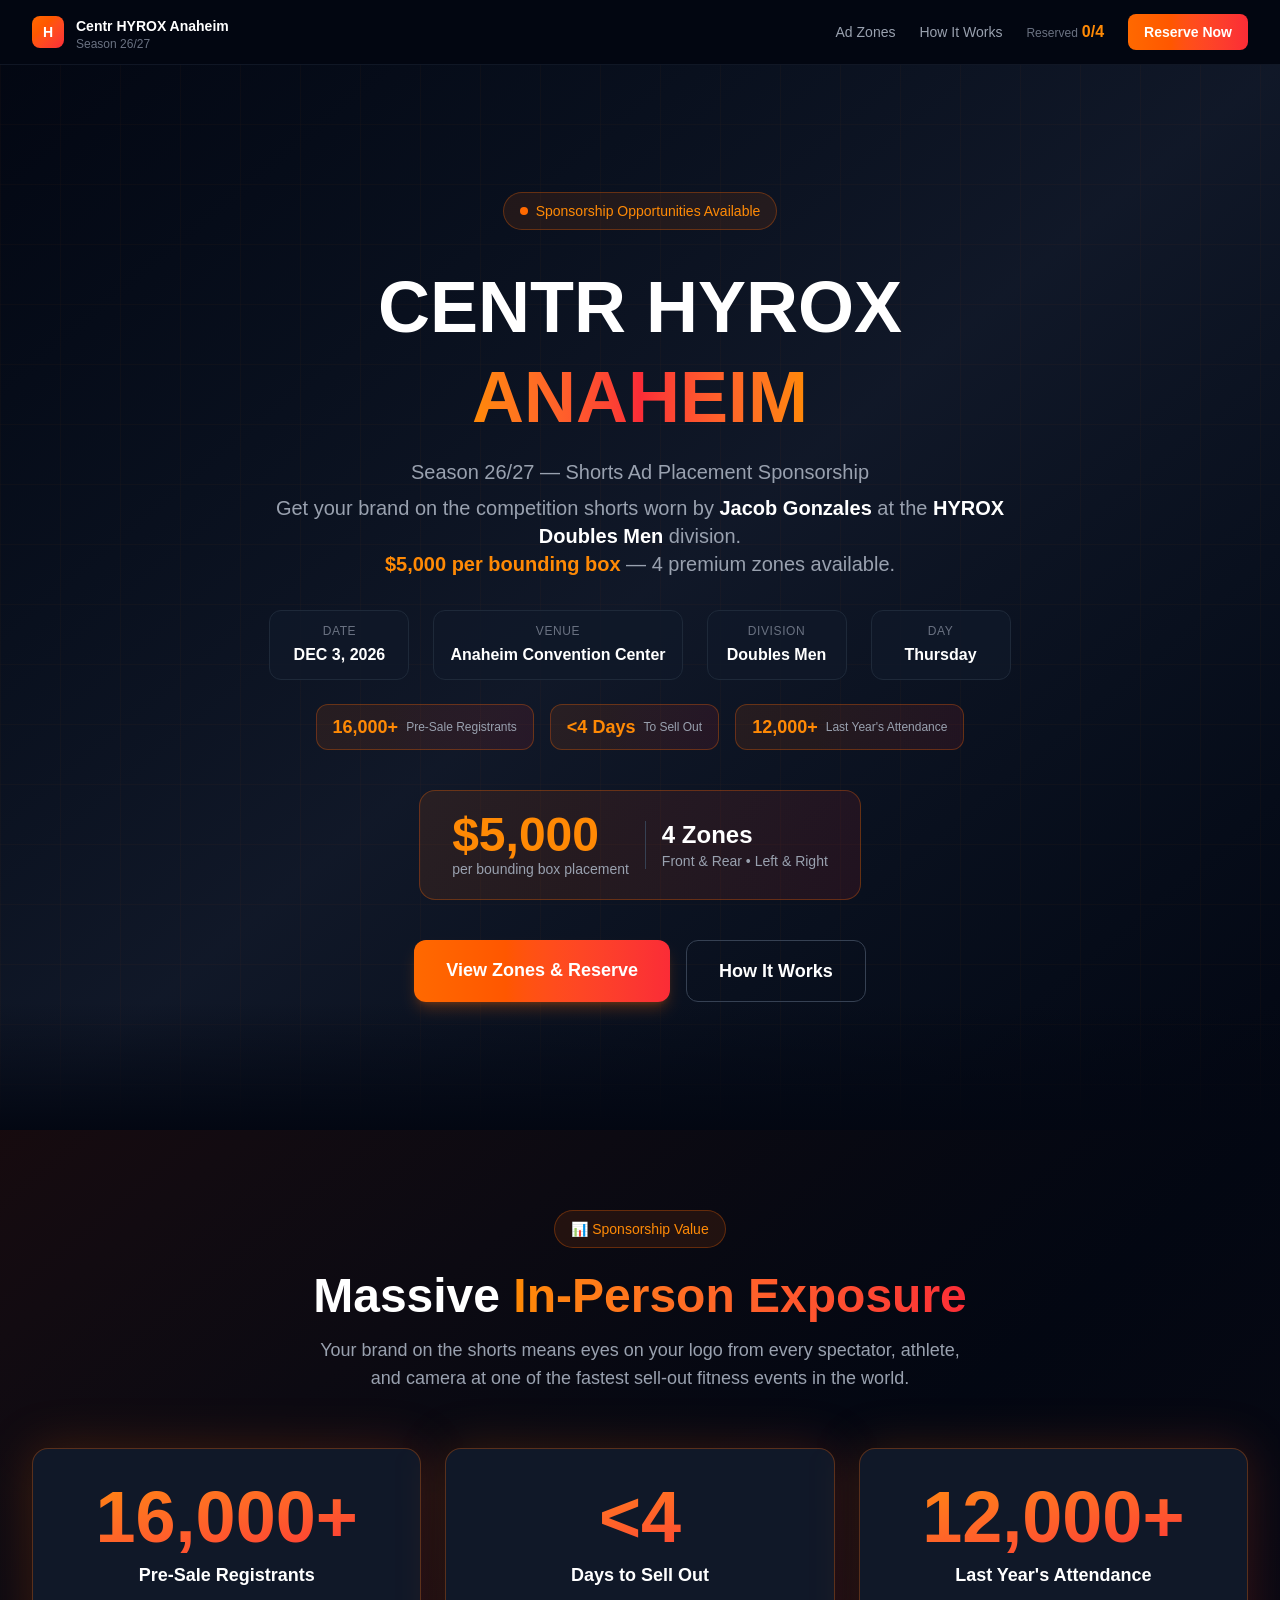
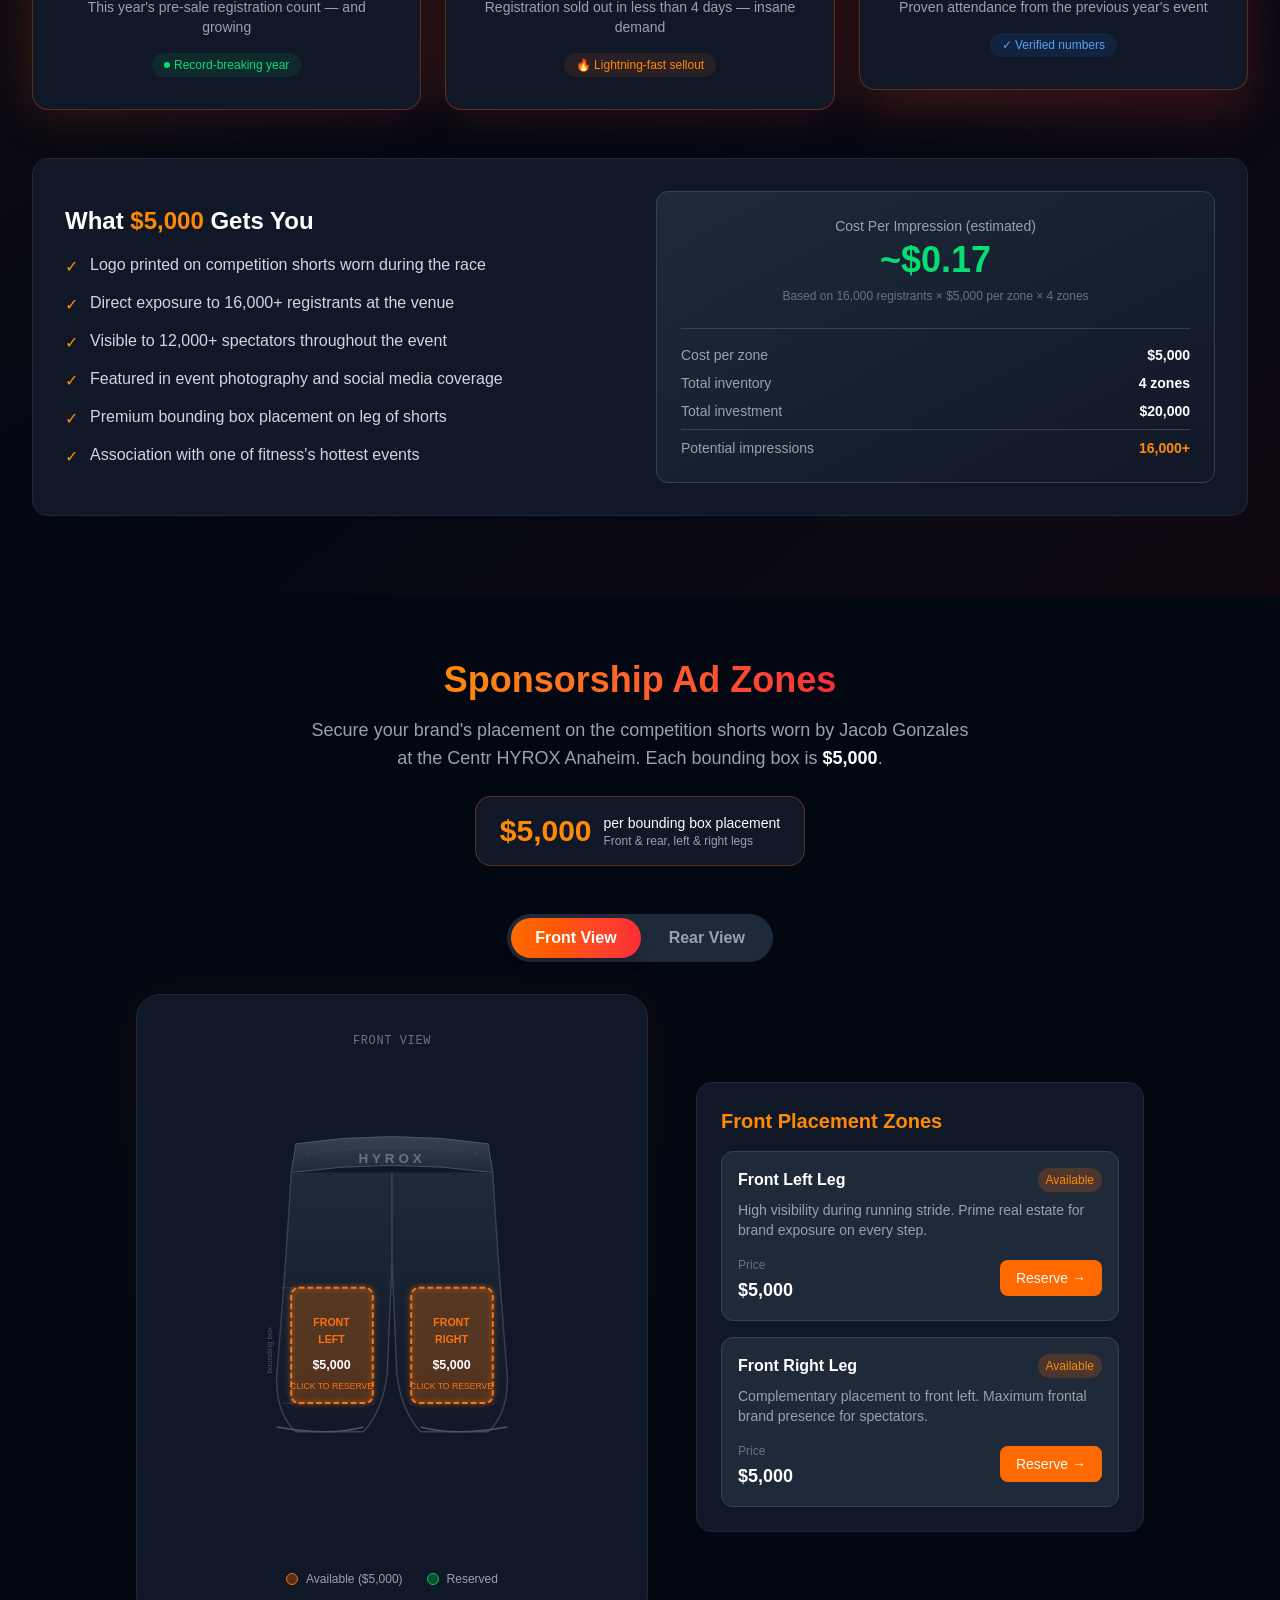
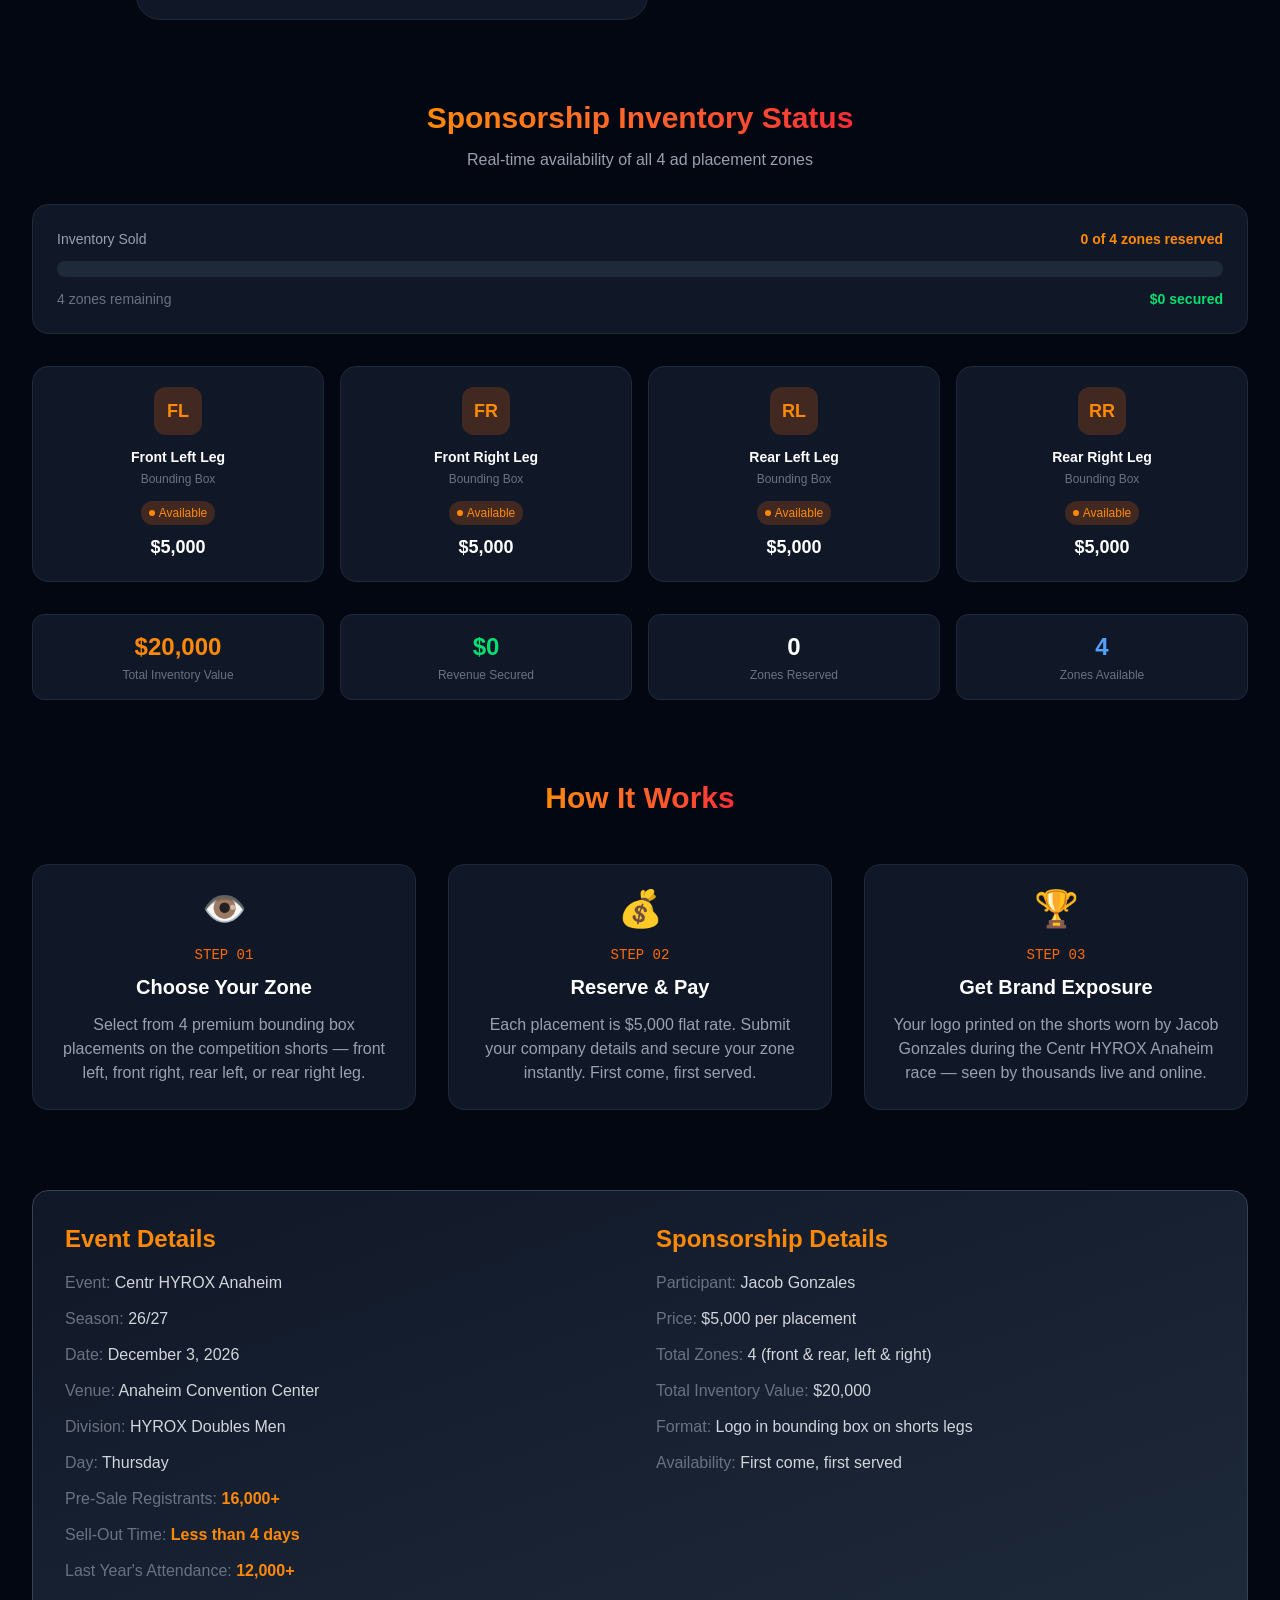
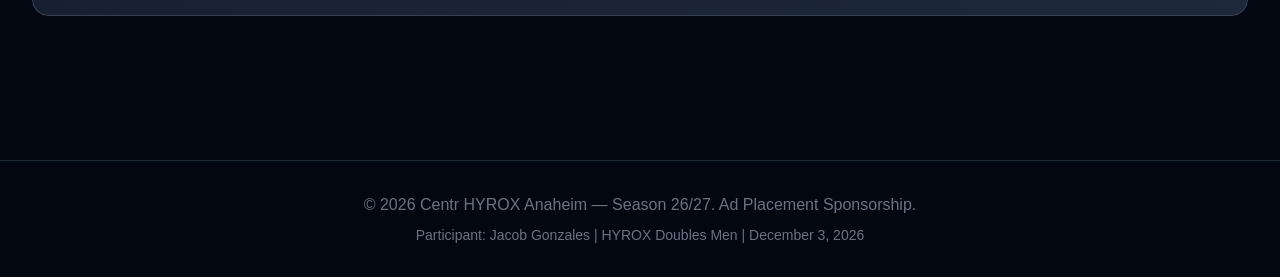
<file: docs/index.html>
<!doctype html>
<html lang="en">
  <head>
    <meta charset="UTF-8" />
    <meta name="viewport" content="width=device-width, initial-scale=1.0" />
    <title>Centr HYROX Anaheim | Shorts Ad Placement Sponsorship</title>
    <link rel="icon" href="data:image/svg+xml,<svg xmlns='http://www.w3.org/2000/svg' viewBox='0 0 100 100'><rect width='100' height='100' rx='20' fill='%23f97316'/><text x='50' y='70' font-size='60' font-weight='900' text-anchor='middle' fill='white'>H</text></svg>" />
    <link
      rel="stylesheet"
      href="https://cdnjs.cloudflare.com/ajax/libs/font-awesome/6.4.0/css/all.min.css"
    />
    <style>
      /* 内联样式确保主题色立即生效，避免闪烁 */
      html,
      body {
        margin: 0;
        padding: 0;
        width: 100%;
        height: 100%;
      }
      html.light,
      html.light body {
        background-color: #ffffff !important;
        color: #000000;
      }
      html.dark,
      html.dark body {
        background-color: #1a1a1a !important;
        color: #ffffff;
      }
    </style>
    <script>
      // 在 React 加载前立即设置主题，避免闪烁
      (function () {
        const isInIframe = window.self !== window.top;

        function applyThemeToDOM(theme) {
          document.documentElement.classList.remove("light", "dark");
          document.documentElement.classList.add(theme);
          document.documentElement.setAttribute("data-theme", theme);
        }

        if (isInIframe) {
          // 监听父窗口主动推送的主题消息
          window.addEventListener("message", function (event) {
            if (event.data && typeof event.data.theme === "string") {
              const theme = event.data.theme;
              if (theme === "light" || theme === "dark") {
                applyThemeToDOM(theme);
              }
            }
          });
        } else {
          // 非 iframe 环境，使用默认 light 主题
          applyThemeToDOM("light");
        }
      })();
    </script>
      <script>
      (function () {
        if (window.self === window.top) return;
        var reported = {};
        window.addEventListener("error", function (event) {
          // 资源加载失败的 error 事件没有 message，此处仅上报 JS 运行时错误
          if (!event || !event.message) return;
          var key =
            event.message + "|" + (event.filename || "") + "|" + (event.lineno || 0);
          if (reported[key]) return; // 相同错误只上报一次，避免渲染循环刷屏
          reported[key] = true;
          try {
            window.parent.postMessage(
              {
                type: "sandbox-runtime-error",
                payload: {
                  message: String(event.message).slice(0, 500),
                  filename: event.filename || "",
                  lineno: event.lineno || 0,
                  colno: event.colno || 0,
                  stack:
                    event.error && event.error.stack
                      ? String(event.error.stack).slice(0, 2000)
                      : ""
                }
              },
              "*"
            );
          } catch (e) {
            /* 上报失败不影响页面运行 */
          }
        });
      })();
    </script>
    <script type="module" crossorigin src="./assets/index-BUpsiL4p.js"></script>
    <link rel="stylesheet" crossorigin href="./assets/index-BbxDeq6n.css">
  </head>
  <body>
    <div id="root"></div>
  </body>
</html>
</file>
<file: docs/assets/index-BbxDeq6n.css>
/*! tailwindcss v4.3.3 | MIT License | https://tailwindcss.com */@layer properties{@supports (((-webkit-hyphens:none)) and (not (margin-trim:inline))) or ((-moz-orient:inline) and (not (color:rgb(from red r g b)))){*,:before,:after,::backdrop{--tw-translate-x:0;--tw-translate-y:0;--tw-translate-z:0;--tw-rotate-x:initial;--tw-rotate-y:initial;--tw-rotate-z:initial;--tw-skew-x:initial;--tw-skew-y:initial;--tw-space-y-reverse:0;--tw-border-style:solid;--tw-gradient-position:initial;--tw-gradient-from:#0000;--tw-gradient-via:#0000;--tw-gradient-to:#0000;--tw-gradient-stops:initial;--tw-gradient-via-stops:initial;--tw-gradient-from-position:0%;--tw-gradient-via-position:50%;--tw-gradient-to-position:100%;--tw-leading:initial;--tw-font-weight:initial;--tw-tracking:initial;--tw-shadow:0 0 #0000;--tw-shadow-color:initial;--tw-shadow-alpha:100%;--tw-inset-shadow:0 0 #0000;--tw-inset-shadow-color:initial;--tw-inset-shadow-alpha:100%;--tw-ring-color:initial;--tw-ring-shadow:0 0 #0000;--tw-inset-ring-color:initial;--tw-inset-ring-shadow:0 0 #0000;--tw-ring-inset:initial;--tw-ring-offset-width:0px;--tw-ring-offset-color:#fff;--tw-ring-offset-shadow:0 0 #0000;--tw-blur:initial;--tw-brightness:initial;--tw-contrast:initial;--tw-grayscale:initial;--tw-hue-rotate:initial;--tw-invert:initial;--tw-opacity:initial;--tw-saturate:initial;--tw-sepia:initial;--tw-drop-shadow:initial;--tw-drop-shadow-color:initial;--tw-drop-shadow-alpha:100%;--tw-drop-shadow-size:initial;--tw-backdrop-blur:initial;--tw-backdrop-brightness:initial;--tw-backdrop-contrast:initial;--tw-backdrop-grayscale:initial;--tw-backdrop-hue-rotate:initial;--tw-backdrop-invert:initial;--tw-backdrop-opacity:initial;--tw-backdrop-saturate:initial;--tw-backdrop-sepia:initial;--tw-duration:initial}}}@layer theme{:root,:host{--font-sans:-apple-system, BlinkMacSystemFont, "Segoe UI", Roboto, "Helvetica Neue", "Noto Sans", Arial, sans-serif, "Apple Color Emoji", "Segoe UI Emoji", "Segoe UI Symbol", "Noto Color Emoji";--font-mono:ui-monospace, SFMono-Regular, Menlo, Monaco, Consolas, "Liberation Mono", "Courier New", monospace;--color-red-400:oklch(70.4% .191 22.216);--color-red-500:oklch(63.7% .237 25.331);--color-red-600:oklch(57.7% .245 27.325);--color-red-950:oklch(25.8% .092 26.042);--color-orange-400:oklch(75% .183 55.934);--color-orange-500:oklch(70.5% .213 47.604);--color-orange-600:oklch(64.6% .222 41.116);--color-orange-900:oklch(40.8% .123 38.172);--color-orange-950:oklch(26.6% .079 36.259);--color-green-400:oklch(79.2% .209 151.711);--color-green-500:oklch(72.3% .219 149.579);--color-blue-400:oklch(70.7% .165 254.624);--color-blue-500:oklch(62.3% .214 259.815);--color-gray-300:oklch(87.2% .01 258.338);--color-gray-400:oklch(70.7% .022 261.325);--color-gray-500:oklch(55.1% .027 264.364);--color-gray-700:oklch(37.3% .034 259.733);--color-gray-800:oklch(27.8% .033 256.848);--color-gray-900:oklch(21% .034 264.665);--color-gray-950:oklch(13% .028 261.692);--color-black:#000;--color-white:#fff;--spacing:.25rem;--container-sm:24rem;--container-md:28rem;--container-lg:32rem;--container-2xl:42rem;--container-3xl:48rem;--container-7xl:80rem;--text-xs:.75rem;--text-xs--line-height:calc(1 / .75);--text-sm:.875rem;--text-sm--line-height:calc(1.25 / .875);--text-lg:1.125rem;--text-lg--line-height:calc(1.75 / 1.125);--text-xl:1.25rem;--text-xl--line-height:calc(1.75 / 1.25);--text-2xl:1.5rem;--text-2xl--line-height:calc(2 / 1.5);--text-3xl:1.875rem;--text-3xl--line-height: 1.2 ;--text-4xl:2.25rem;--text-4xl--line-height:calc(2.5 / 2.25);--text-5xl:3rem;--text-5xl--line-height:1;--text-6xl:3.75rem;--text-6xl--line-height:1;--text-7xl:4.5rem;--text-7xl--line-height:1;--font-weight-medium:500;--font-weight-semibold:600;--font-weight-bold:700;--font-weight-black:900;--tracking-wider:.05em;--leading-tight:1.25;--radius-lg:.5rem;--radius-xl:.75rem;--radius-2xl:1rem;--radius-3xl:1.5rem;--animate-pulse:pulse 2s cubic-bezier(.4, 0, .6, 1) infinite;--animate-bounce:bounce 1s infinite;--blur-sm:8px;--blur-md:12px;--blur-xl:24px;--blur-2xl:40px;--default-transition-duration:.15s;--default-transition-timing-function:cubic-bezier(.4, 0, .2, 1);--default-font-family:var(--font-sans);--default-mono-font-family:var(--font-mono)}}@layer base{*,:after,:before,::backdrop{box-sizing:border-box;border:0 solid;margin:0;padding:0}::file-selector-button{box-sizing:border-box;border:0 solid;margin:0;padding:0}html,:host{-webkit-text-size-adjust:100%;-moz-tab-size:4;tab-size:4;line-height:1.5;font-family:var(--default-font-family,-apple-system, BlinkMacSystemFont, "Segoe UI", Roboto, "Helvetica Neue", "Noto Sans", Arial, sans-serif, "Apple Color Emoji", "Segoe UI Emoji", "Segoe UI Symbol", "Noto Color Emoji");font-feature-settings:var(--default-font-feature-settings,normal);font-variation-settings:var(--default-font-variation-settings,normal);-webkit-tap-highlight-color:transparent}hr{height:0;color:inherit;border-top-width:1px}abbr:where([title]){-webkit-text-decoration:underline dotted;text-decoration:underline dotted}h1,h2,h3,h4,h5,h6{font-size:inherit;font-weight:inherit}a{color:inherit;-webkit-text-decoration:inherit;text-decoration:inherit}b,strong{font-weight:bolder}code,kbd,samp,pre{font-family:var(--default-mono-font-family,ui-monospace, SFMono-Regular, Menlo, Monaco, Consolas, "Liberation Mono", "Courier New", monospace);font-feature-settings:var(--default-mono-font-feature-settings,normal);font-variation-settings:var(--default-mono-font-variation-settings,normal);font-size:1em}small{font-size:80%}sub,sup{vertical-align:baseline;font-size:75%;line-height:0;position:relative}sub{bottom:-.25em}sup{top:-.5em}table{text-indent:0;border-color:inherit;border-collapse:collapse}:-moz-focusring:where(:not(iframe)){outline:auto}progress{vertical-align:baseline}summary{display:list-item}ol,ul,menu{list-style:none}img,svg,video,canvas,audio,iframe,embed,object{vertical-align:middle;display:block}img,video{max-width:100%;height:auto}button,input,select,optgroup,textarea{font:inherit;font-feature-settings:inherit;font-variation-settings:inherit;letter-spacing:inherit;color:inherit;opacity:1;background-color:#0000;border-radius:0}::file-selector-button{font:inherit;font-feature-settings:inherit;font-variation-settings:inherit;letter-spacing:inherit;color:inherit;opacity:1;background-color:#0000;border-radius:0}:where(select:is([multiple],[size])) optgroup{font-weight:bolder}:where(select:is([multiple],[size])) optgroup option{padding-inline-start:20px}::file-selector-button{margin-inline-end:4px}::placeholder{opacity:1}@supports (not ((-webkit-appearance:-apple-pay-button))) or (contain-intrinsic-size:1px){::placeholder{color:currentColor}@supports (color:color-mix(in lab,red,red)){::placeholder{color:color-mix(in oklab,currentcolor 50%,transparent)}}}textarea{resize:vertical}::-webkit-search-decoration{-webkit-appearance:none}::-webkit-date-and-time-value{min-height:1lh;text-align:inherit}::-webkit-datetime-edit{display:inline-flex}::-webkit-datetime-edit-fields-wrapper{padding:0}::-webkit-datetime-edit{padding-block:0}::-webkit-datetime-edit-year-field{padding-block:0}::-webkit-datetime-edit-month-field{padding-block:0}::-webkit-datetime-edit-day-field{padding-block:0}::-webkit-datetime-edit-hour-field{padding-block:0}::-webkit-datetime-edit-minute-field{padding-block:0}::-webkit-datetime-edit-second-field{padding-block:0}::-webkit-datetime-edit-millisecond-field{padding-block:0}::-webkit-datetime-edit-meridiem-field{padding-block:0}::-webkit-calendar-picker-indicator{line-height:1}:-moz-ui-invalid{box-shadow:none}button,input:where([type=button],[type=reset],[type=submit]){-webkit-appearance:button;-moz-appearance:button;appearance:button}::file-selector-button{-webkit-appearance:button;-moz-appearance:button;appearance:button}::-webkit-inner-spin-button{height:auto}::-webkit-outer-spin-button{height:auto}[hidden]:where(:not([hidden=until-found])){display:none!important}}@layer components;@layer utilities{.visible{visibility:visible}.absolute{position:absolute}.fixed{position:fixed}.relative{position:relative}.inset-0{top:0;right:0;bottom:0;left:0}.top-0{top:0}.top-20{top:calc(var(--spacing) * 20)}.right-0{right:0}.bottom-0{bottom:0}.left-0{left:0}.left-1\/2{left:50%}.z-40{z-index:40}.z-50{z-index:50}.mx-auto{margin-inline:auto}.mt-0\.5{margin-top:calc(var(--spacing) * .5)}.mt-1{margin-top:var(--spacing)}.mt-2{margin-top:calc(var(--spacing) * 2)}.mt-3{margin-top:calc(var(--spacing) * 3)}.mt-4{margin-top:calc(var(--spacing) * 4)}.mt-6{margin-top:calc(var(--spacing) * 6)}.mt-8{margin-top:calc(var(--spacing) * 8)}.mt-20{margin-top:calc(var(--spacing) * 20)}.mb-1{margin-bottom:var(--spacing)}.mb-2{margin-bottom:calc(var(--spacing) * 2)}.mb-3{margin-bottom:calc(var(--spacing) * 3)}.mb-4{margin-bottom:calc(var(--spacing) * 4)}.mb-6{margin-bottom:calc(var(--spacing) * 6)}.mb-8{margin-bottom:calc(var(--spacing) * 8)}.mb-10{margin-bottom:calc(var(--spacing) * 10)}.mb-12{margin-bottom:calc(var(--spacing) * 12)}.mb-14{margin-bottom:calc(var(--spacing) * 14)}.ml-1{margin-left:var(--spacing)}.block{display:block}.contents{display:contents}.flex{display:flex}.grid{display:grid}.hidden{display:none}.inline-flex{display:inline-flex}.h-1\.5{height:calc(var(--spacing) * 1.5)}.h-2{height:calc(var(--spacing) * 2)}.h-3{height:calc(var(--spacing) * 3)}.h-4{height:calc(var(--spacing) * 4)}.h-8{height:calc(var(--spacing) * 8)}.h-12{height:calc(var(--spacing) * 12)}.h-16{height:calc(var(--spacing) * 16)}.h-32{height:calc(var(--spacing) * 32)}.h-full{height:100%}.min-h-screen{min-height:100vh}.w-1\.5{width:calc(var(--spacing) * 1.5)}.w-2{width:calc(var(--spacing) * 2)}.w-3{width:calc(var(--spacing) * 3)}.w-8{width:calc(var(--spacing) * 8)}.w-12{width:calc(var(--spacing) * 12)}.w-full{width:100%}.w-px{width:1px}.max-w-2xl{max-width:var(--container-2xl)}.max-w-3xl{max-width:var(--container-3xl)}.max-w-7xl{max-width:var(--container-7xl)}.max-w-lg{max-width:var(--container-lg)}.max-w-md{max-width:var(--container-md)}.max-w-sm{max-width:var(--container-sm)}.min-w-\[140px\]{min-width:140px}.flex-1{flex:1}.flex-shrink-0{flex-shrink:0}.-translate-x-1\/2{--tw-translate-x: -50% ;translate:var(--tw-translate-x) var(--tw-translate-y)}.transform{transform:var(--tw-rotate-x,) var(--tw-rotate-y,) var(--tw-rotate-z,) var(--tw-skew-x,) var(--tw-skew-y,)}.animate-bounce{animation:var(--animate-bounce)}.animate-pulse{animation:var(--animate-pulse)}.cursor-pointer{cursor:pointer}.resize{resize:both}.grid-cols-1{grid-template-columns:repeat(1,minmax(0,1fr))}.grid-cols-2{grid-template-columns:repeat(2,minmax(0,1fr))}.flex-col{flex-direction:column}.flex-wrap{flex-wrap:wrap}.items-center{align-items:center}.items-start{align-items:flex-start}.justify-between{justify-content:space-between}.justify-center{justify-content:center}.gap-1{gap:var(--spacing)}.gap-2{gap:calc(var(--spacing) * 2)}.gap-3{gap:calc(var(--spacing) * 3)}.gap-4{gap:calc(var(--spacing) * 4)}.gap-6{gap:calc(var(--spacing) * 6)}.gap-8{gap:calc(var(--spacing) * 8)}.gap-12{gap:calc(var(--spacing) * 12)}:where(.space-y-2>:not(:last-child)){--tw-space-y-reverse:0;margin-block-start:calc(calc(var(--spacing) * 2) * var(--tw-space-y-reverse));margin-block-end:calc(calc(var(--spacing) * 2) * calc(1 - var(--tw-space-y-reverse)))}:where(.space-y-3>:not(:last-child)){--tw-space-y-reverse:0;margin-block-start:calc(calc(var(--spacing) * 3) * var(--tw-space-y-reverse));margin-block-end:calc(calc(var(--spacing) * 3) * calc(1 - var(--tw-space-y-reverse)))}:where(.space-y-4>:not(:last-child)){--tw-space-y-reverse:0;margin-block-start:calc(calc(var(--spacing) * 4) * var(--tw-space-y-reverse));margin-block-end:calc(calc(var(--spacing) * 4) * calc(1 - var(--tw-space-y-reverse)))}.overflow-hidden{overflow:hidden}.rounded-2xl{border-radius:var(--radius-2xl)}.rounded-3xl{border-radius:var(--radius-3xl)}.rounded-full{border-radius:3.40282e38px}.rounded-lg{border-radius:var(--radius-lg)}.rounded-xl{border-radius:var(--radius-xl)}.border{border-style:var(--tw-border-style);border-width:1px}.border-t{border-top-style:var(--tw-border-style);border-top-width:1px}.border-b{border-bottom-style:var(--tw-border-style);border-bottom-width:1px}.border-gray-700{border-color:var(--color-gray-700)}.border-gray-800{border-color:var(--color-gray-800)}.border-gray-800\/50{border-color:#1e293980}@supports (color:color-mix(in lab,red,red)){.border-gray-800\/50{border-color:color-mix(in oklab,var(--color-gray-800) 50%,transparent)}}.border-green-500{border-color:var(--color-green-500)}.border-green-500\/30{border-color:#00c7584d}@supports (color:color-mix(in lab,red,red)){.border-green-500\/30{border-color:color-mix(in oklab,var(--color-green-500) 30%,transparent)}}.border-orange-500{border-color:var(--color-orange-500)}.border-orange-500\/30{border-color:#fe6e004d}@supports (color:color-mix(in lab,red,red)){.border-orange-500\/30{border-color:color-mix(in oklab,var(--color-orange-500) 30%,transparent)}}.bg-black\/70{background-color:#000000b3}@supports (color:color-mix(in lab,red,red)){.bg-black\/70{background-color:color-mix(in oklab,var(--color-black) 70%,transparent)}}.bg-blue-500\/10{background-color:#3080ff1a}@supports (color:color-mix(in lab,red,red)){.bg-blue-500\/10{background-color:color-mix(in oklab,var(--color-blue-500) 10%,transparent)}}.bg-gray-700{background-color:var(--color-gray-700)}.bg-gray-800{background-color:var(--color-gray-800)}.bg-gray-800\/50{background-color:#1e293980}@supports (color:color-mix(in lab,red,red)){.bg-gray-800\/50{background-color:color-mix(in oklab,var(--color-gray-800) 50%,transparent)}}.bg-gray-900{background-color:var(--color-gray-900)}.bg-gray-900\/80{background-color:#101828cc}@supports (color:color-mix(in lab,red,red)){.bg-gray-900\/80{background-color:color-mix(in oklab,var(--color-gray-900) 80%,transparent)}}.bg-gray-950{background-color:var(--color-gray-950)}.bg-gray-950\/80{background-color:#030712cc}@supports (color:color-mix(in lab,red,red)){.bg-gray-950\/80{background-color:color-mix(in oklab,var(--color-gray-950) 80%,transparent)}}.bg-green-400{background-color:var(--color-green-400)}.bg-green-500\/10{background-color:#00c7581a}@supports (color:color-mix(in lab,red,red)){.bg-green-500\/10{background-color:color-mix(in oklab,var(--color-green-500) 10%,transparent)}}.bg-green-500\/20{background-color:#00c75833}@supports (color:color-mix(in lab,red,red)){.bg-green-500\/20{background-color:color-mix(in oklab,var(--color-green-500) 20%,transparent)}}.bg-green-500\/30{background-color:#00c7584d}@supports (color:color-mix(in lab,red,red)){.bg-green-500\/30{background-color:color-mix(in oklab,var(--color-green-500) 30%,transparent)}}.bg-green-500\/90{background-color:#00c758e6}@supports (color:color-mix(in lab,red,red)){.bg-green-500\/90{background-color:color-mix(in oklab,var(--color-green-500) 90%,transparent)}}.bg-orange-400{background-color:var(--color-orange-400)}.bg-orange-500{background-color:var(--color-orange-500)}.bg-orange-500\/10{background-color:#fe6e001a}@supports (color:color-mix(in lab,red,red)){.bg-orange-500\/10{background-color:color-mix(in oklab,var(--color-orange-500) 10%,transparent)}}.bg-orange-500\/20{background-color:#fe6e0033}@supports (color:color-mix(in lab,red,red)){.bg-orange-500\/20{background-color:color-mix(in oklab,var(--color-orange-500) 20%,transparent)}}.bg-orange-500\/30{background-color:#fe6e004d}@supports (color:color-mix(in lab,red,red)){.bg-orange-500\/30{background-color:color-mix(in oklab,var(--color-orange-500) 30%,transparent)}}.bg-gradient-to-b{--tw-gradient-position:to bottom in oklab;background-image:linear-gradient(var(--tw-gradient-stops))}.bg-gradient-to-br{--tw-gradient-position:to bottom right in oklab;background-image:linear-gradient(var(--tw-gradient-stops))}.bg-gradient-to-r{--tw-gradient-position:to right in oklab;background-image:linear-gradient(var(--tw-gradient-stops))}.bg-gradient-to-t{--tw-gradient-position:to top in oklab;background-image:linear-gradient(var(--tw-gradient-stops))}.bg-\[radial-gradient\(ellipse_at_center\,_var\(--tw-gradient-stops\)\)\]{background-image:radial-gradient(ellipse at center,var(--tw-gradient-stops))}.bg-\[radial-gradient\(ellipse_at_top\,_var\(--tw-gradient-stops\)\)\]{background-image:radial-gradient(ellipse at top,var(--tw-gradient-stops))}.from-gray-800{--tw-gradient-from:var(--color-gray-800);--tw-gradient-stops:var(--tw-gradient-via-stops,var(--tw-gradient-position), var(--tw-gradient-from) var(--tw-gradient-from-position), var(--tw-gradient-to) var(--tw-gradient-to-position))}.from-gray-900{--tw-gradient-from:var(--color-gray-900);--tw-gradient-stops:var(--tw-gradient-via-stops,var(--tw-gradient-position), var(--tw-gradient-from) var(--tw-gradient-from-position), var(--tw-gradient-to) var(--tw-gradient-to-position))}.from-gray-950{--tw-gradient-from:var(--color-gray-950);--tw-gradient-stops:var(--tw-gradient-via-stops,var(--tw-gradient-position), var(--tw-gradient-from) var(--tw-gradient-from-position), var(--tw-gradient-to) var(--tw-gradient-to-position))}.from-orange-400{--tw-gradient-from:var(--color-orange-400);--tw-gradient-stops:var(--tw-gradient-via-stops,var(--tw-gradient-position), var(--tw-gradient-from) var(--tw-gradient-from-position), var(--tw-gradient-to) var(--tw-gradient-to-position))}.from-orange-500{--tw-gradient-from:var(--color-orange-500);--tw-gradient-stops:var(--tw-gradient-via-stops,var(--tw-gradient-position), var(--tw-gradient-from) var(--tw-gradient-from-position), var(--tw-gradient-to) var(--tw-gradient-to-position))}.from-orange-500\/5{--tw-gradient-from:#fe6e000d}@supports (color:color-mix(in lab,red,red)){.from-orange-500\/5{--tw-gradient-from:color-mix(in oklab, var(--color-orange-500) 5%, transparent)}}.from-orange-500\/5{--tw-gradient-stops:var(--tw-gradient-via-stops,var(--tw-gradient-position), var(--tw-gradient-from) var(--tw-gradient-from-position), var(--tw-gradient-to) var(--tw-gradient-to-position))}.from-orange-500\/10{--tw-gradient-from:#fe6e001a}@supports (color:color-mix(in lab,red,red)){.from-orange-500\/10{--tw-gradient-from:color-mix(in oklab, var(--color-orange-500) 10%, transparent)}}.from-orange-500\/10{--tw-gradient-stops:var(--tw-gradient-via-stops,var(--tw-gradient-position), var(--tw-gradient-from) var(--tw-gradient-from-position), var(--tw-gradient-to) var(--tw-gradient-to-position))}.from-orange-500\/20{--tw-gradient-from:#fe6e0033}@supports (color:color-mix(in lab,red,red)){.from-orange-500\/20{--tw-gradient-from:color-mix(in oklab, var(--color-orange-500) 20%, transparent)}}.from-orange-500\/20{--tw-gradient-stops:var(--tw-gradient-via-stops,var(--tw-gradient-position), var(--tw-gradient-from) var(--tw-gradient-from-position), var(--tw-gradient-to) var(--tw-gradient-to-position))}.from-orange-900\/20{--tw-gradient-from:#7e2a0c33}@supports (color:color-mix(in lab,red,red)){.from-orange-900\/20{--tw-gradient-from:color-mix(in oklab, var(--color-orange-900) 20%, transparent)}}.from-orange-900\/20{--tw-gradient-stops:var(--tw-gradient-via-stops,var(--tw-gradient-position), var(--tw-gradient-from) var(--tw-gradient-from-position), var(--tw-gradient-to) var(--tw-gradient-to-position))}.from-orange-950\/30{--tw-gradient-from:#4413064d}@supports (color:color-mix(in lab,red,red)){.from-orange-950\/30{--tw-gradient-from:color-mix(in oklab, var(--color-orange-950) 30%, transparent)}}.from-orange-950\/30{--tw-gradient-stops:var(--tw-gradient-via-stops,var(--tw-gradient-position), var(--tw-gradient-from) var(--tw-gradient-from-position), var(--tw-gradient-to) var(--tw-gradient-to-position))}.via-gray-900{--tw-gradient-via:var(--color-gray-900);--tw-gradient-via-stops:var(--tw-gradient-position), var(--tw-gradient-from) var(--tw-gradient-from-position), var(--tw-gradient-via) var(--tw-gradient-via-position), var(--tw-gradient-to) var(--tw-gradient-to-position);--tw-gradient-stops:var(--tw-gradient-via-stops)}.via-gray-950{--tw-gradient-via:var(--color-gray-950);--tw-gradient-via-stops:var(--tw-gradient-position), var(--tw-gradient-from) var(--tw-gradient-from-position), var(--tw-gradient-via) var(--tw-gradient-via-position), var(--tw-gradient-to) var(--tw-gradient-to-position);--tw-gradient-stops:var(--tw-gradient-via-stops)}.via-red-500{--tw-gradient-via:var(--color-red-500);--tw-gradient-via-stops:var(--tw-gradient-position), var(--tw-gradient-from) var(--tw-gradient-from-position), var(--tw-gradient-via) var(--tw-gradient-via-position), var(--tw-gradient-to) var(--tw-gradient-to-position);--tw-gradient-stops:var(--tw-gradient-via-stops)}.via-transparent{--tw-gradient-via:transparent;--tw-gradient-via-stops:var(--tw-gradient-position), var(--tw-gradient-from) var(--tw-gradient-from-position), var(--tw-gradient-via) var(--tw-gradient-via-position), var(--tw-gradient-to) var(--tw-gradient-to-position);--tw-gradient-stops:var(--tw-gradient-via-stops)}.to-gray-800{--tw-gradient-to:var(--color-gray-800);--tw-gradient-stops:var(--tw-gradient-via-stops,var(--tw-gradient-position), var(--tw-gradient-from) var(--tw-gradient-from-position), var(--tw-gradient-to) var(--tw-gradient-to-position))}.to-gray-900{--tw-gradient-to:var(--color-gray-900);--tw-gradient-stops:var(--tw-gradient-via-stops,var(--tw-gradient-position), var(--tw-gradient-from) var(--tw-gradient-from-position), var(--tw-gradient-to) var(--tw-gradient-to-position))}.to-gray-950{--tw-gradient-to:var(--color-gray-950);--tw-gradient-stops:var(--tw-gradient-via-stops,var(--tw-gradient-position), var(--tw-gradient-from) var(--tw-gradient-from-position), var(--tw-gradient-to) var(--tw-gradient-to-position))}.to-orange-400{--tw-gradient-to:var(--color-orange-400);--tw-gradient-stops:var(--tw-gradient-via-stops,var(--tw-gradient-position), var(--tw-gradient-from) var(--tw-gradient-from-position), var(--tw-gradient-to) var(--tw-gradient-to-position))}.to-red-500{--tw-gradient-to:var(--color-red-500);--tw-gradient-stops:var(--tw-gradient-via-stops,var(--tw-gradient-position), var(--tw-gradient-from) var(--tw-gradient-from-position), var(--tw-gradient-to) var(--tw-gradient-to-position))}.to-red-500\/10{--tw-gradient-to:#fb2c361a}@supports (color:color-mix(in lab,red,red)){.to-red-500\/10{--tw-gradient-to:color-mix(in oklab, var(--color-red-500) 10%, transparent)}}.to-red-500\/10{--tw-gradient-stops:var(--tw-gradient-via-stops,var(--tw-gradient-position), var(--tw-gradient-from) var(--tw-gradient-from-position), var(--tw-gradient-to) var(--tw-gradient-to-position))}.to-red-500\/20{--tw-gradient-to:#fb2c3633}@supports (color:color-mix(in lab,red,red)){.to-red-500\/20{--tw-gradient-to:color-mix(in oklab, var(--color-red-500) 20%, transparent)}}.to-red-500\/20{--tw-gradient-stops:var(--tw-gradient-via-stops,var(--tw-gradient-position), var(--tw-gradient-from) var(--tw-gradient-from-position), var(--tw-gradient-to) var(--tw-gradient-to-position))}.to-red-950\/20{--tw-gradient-to:#46080933}@supports (color:color-mix(in lab,red,red)){.to-red-950\/20{--tw-gradient-to:color-mix(in oklab, var(--color-red-950) 20%, transparent)}}.to-red-950\/20{--tw-gradient-stops:var(--tw-gradient-via-stops,var(--tw-gradient-position), var(--tw-gradient-from) var(--tw-gradient-from-position), var(--tw-gradient-to) var(--tw-gradient-to-position))}.to-transparent{--tw-gradient-to:transparent;--tw-gradient-stops:var(--tw-gradient-via-stops,var(--tw-gradient-position), var(--tw-gradient-from) var(--tw-gradient-from-position), var(--tw-gradient-to) var(--tw-gradient-to-position))}.bg-clip-text{-webkit-background-clip:text;background-clip:text}.p-1{padding:var(--spacing)}.p-4{padding:calc(var(--spacing) * 4)}.p-5{padding:calc(var(--spacing) * 5)}.p-6{padding:calc(var(--spacing) * 6)}.p-8{padding:calc(var(--spacing) * 8)}.px-2{padding-inline:calc(var(--spacing) * 2)}.px-3{padding-inline:calc(var(--spacing) * 3)}.px-4{padding-inline:calc(var(--spacing) * 4)}.px-6{padding-inline:calc(var(--spacing) * 6)}.px-8{padding-inline:calc(var(--spacing) * 8)}.py-1{padding-block:var(--spacing)}.py-2{padding-block:calc(var(--spacing) * 2)}.py-3{padding-block:calc(var(--spacing) * 3)}.py-4{padding-block:calc(var(--spacing) * 4)}.py-5{padding-block:calc(var(--spacing) * 5)}.py-8{padding-block:calc(var(--spacing) * 8)}.py-16{padding-block:calc(var(--spacing) * 16)}.py-20{padding-block:calc(var(--spacing) * 20)}.pt-2{padding-top:calc(var(--spacing) * 2)}.pt-4{padding-top:calc(var(--spacing) * 4)}.text-center{text-align:center}.text-left{text-align:left}.text-right{text-align:right}.font-mono{font-family:var(--font-mono)}.text-2xl{font-size:var(--text-2xl);line-height:var(--tw-leading,var(--text-2xl--line-height))}.text-3xl{font-size:var(--text-3xl);line-height:var(--tw-leading,var(--text-3xl--line-height))}.text-4xl{font-size:var(--text-4xl);line-height:var(--tw-leading,var(--text-4xl--line-height))}.text-6xl{font-size:var(--text-6xl);line-height:var(--tw-leading,var(--text-6xl--line-height))}.text-lg{font-size:var(--text-lg);line-height:var(--tw-leading,var(--text-lg--line-height))}.text-sm{font-size:var(--text-sm);line-height:var(--tw-leading,var(--text-sm--line-height))}.text-xl{font-size:var(--text-xl);line-height:var(--tw-leading,var(--text-xl--line-height))}.text-xs{font-size:var(--text-xs);line-height:var(--tw-leading,var(--text-xs--line-height))}.leading-none{--tw-leading:1;line-height:1}.leading-tight{--tw-leading:var(--leading-tight);line-height:var(--leading-tight)}.font-black{--tw-font-weight:var(--font-weight-black);font-weight:var(--font-weight-black)}.font-bold{--tw-font-weight:var(--font-weight-bold);font-weight:var(--font-weight-bold)}.font-medium{--tw-font-weight:var(--font-weight-medium);font-weight:var(--font-weight-medium)}.font-semibold{--tw-font-weight:var(--font-weight-semibold);font-weight:var(--font-weight-semibold)}.tracking-wider{--tw-tracking:var(--tracking-wider);letter-spacing:var(--tracking-wider)}.text-blue-400{color:var(--color-blue-400)}.text-gray-300{color:var(--color-gray-300)}.text-gray-400{color:var(--color-gray-400)}.text-gray-500{color:var(--color-gray-500)}.text-green-400{color:var(--color-green-400)}.text-orange-400{color:var(--color-orange-400)}.text-orange-500{color:var(--color-orange-500)}.text-red-400{color:var(--color-red-400)}.text-transparent{color:#0000}.text-white{color:var(--color-white)}.uppercase{text-transform:uppercase}.placeholder-gray-500::placeholder{color:var(--color-gray-500)}.opacity-10{opacity:.1}.opacity-75{opacity:.75}.shadow-2xl{--tw-shadow:0 25px 50px -12px var(--tw-shadow-color,#00000040);box-shadow:var(--tw-inset-shadow),var(--tw-inset-ring-shadow),var(--tw-ring-offset-shadow),var(--tw-ring-shadow),var(--tw-shadow)}.shadow-lg{--tw-shadow:0 10px 15px -3px var(--tw-shadow-color,#0000001a), 0 4px 6px -4px var(--tw-shadow-color,#0000001a);box-shadow:var(--tw-inset-shadow),var(--tw-inset-ring-shadow),var(--tw-ring-offset-shadow),var(--tw-ring-shadow),var(--tw-shadow)}.shadow-green-500\/25{--tw-shadow-color:#00c75840}@supports (color:color-mix(in lab,red,red)){.shadow-green-500\/25{--tw-shadow-color:color-mix(in oklab, color-mix(in oklab, var(--color-green-500) 25%, transparent) var(--tw-shadow-alpha), transparent)}}.shadow-orange-500\/10{--tw-shadow-color:#fe6e001a}@supports (color:color-mix(in lab,red,red)){.shadow-orange-500\/10{--tw-shadow-color:color-mix(in oklab, color-mix(in oklab, var(--color-orange-500) 10%, transparent) var(--tw-shadow-alpha), transparent)}}.shadow-orange-500\/25{--tw-shadow-color:#fe6e0040}@supports (color:color-mix(in lab,red,red)){.shadow-orange-500\/25{--tw-shadow-color:color-mix(in oklab, color-mix(in oklab, var(--color-orange-500) 25%, transparent) var(--tw-shadow-alpha), transparent)}}.blur{--tw-blur:blur(8px);filter:var(--tw-blur,) var(--tw-brightness,) var(--tw-contrast,) var(--tw-grayscale,) var(--tw-hue-rotate,) var(--tw-invert,) var(--tw-saturate,) var(--tw-sepia,) var(--tw-drop-shadow,)}.blur-xl{--tw-blur:blur(var(--blur-xl));filter:var(--tw-blur,) var(--tw-brightness,) var(--tw-contrast,) var(--tw-grayscale,) var(--tw-hue-rotate,) var(--tw-invert,) var(--tw-saturate,) var(--tw-sepia,) var(--tw-drop-shadow,)}.filter{filter:var(--tw-blur,) var(--tw-brightness,) var(--tw-contrast,) var(--tw-grayscale,) var(--tw-hue-rotate,) var(--tw-invert,) var(--tw-saturate,) var(--tw-sepia,) var(--tw-drop-shadow,)}.backdrop-blur-md{--tw-backdrop-blur:blur(var(--blur-md));-webkit-backdrop-filter:var(--tw-backdrop-blur,) var(--tw-backdrop-brightness,) var(--tw-backdrop-contrast,) var(--tw-backdrop-grayscale,) var(--tw-backdrop-hue-rotate,) var(--tw-backdrop-invert,) var(--tw-backdrop-opacity,) var(--tw-backdrop-saturate,) var(--tw-backdrop-sepia,);backdrop-filter:var(--tw-backdrop-blur,) var(--tw-backdrop-brightness,) var(--tw-backdrop-contrast,) var(--tw-backdrop-grayscale,) var(--tw-backdrop-hue-rotate,) var(--tw-backdrop-invert,) var(--tw-backdrop-opacity,) var(--tw-backdrop-saturate,) var(--tw-backdrop-sepia,)}.backdrop-blur-sm{--tw-backdrop-blur:blur(var(--blur-sm));-webkit-backdrop-filter:var(--tw-backdrop-blur,) var(--tw-backdrop-brightness,) var(--tw-backdrop-contrast,) var(--tw-backdrop-grayscale,) var(--tw-backdrop-hue-rotate,) var(--tw-backdrop-invert,) var(--tw-backdrop-opacity,) var(--tw-backdrop-saturate,) var(--tw-backdrop-sepia,);backdrop-filter:var(--tw-backdrop-blur,) var(--tw-backdrop-brightness,) var(--tw-backdrop-contrast,) var(--tw-backdrop-grayscale,) var(--tw-backdrop-hue-rotate,) var(--tw-backdrop-invert,) var(--tw-backdrop-opacity,) var(--tw-backdrop-saturate,) var(--tw-backdrop-sepia,)}.transition{transition-property:color,background-color,border-color,outline-color,text-decoration-color,fill,stroke,--tw-gradient-from,--tw-gradient-via,--tw-gradient-to,opacity,box-shadow,transform,translate,scale,rotate,filter,-webkit-backdrop-filter,backdrop-filter,display,content-visibility,overlay,pointer-events;transition-timing-function:var(--tw-ease,var(--default-transition-timing-function));transition-duration:var(--tw-duration,var(--default-transition-duration))}.transition\!{transition-property:color,background-color,border-color,outline-color,text-decoration-color,fill,stroke,--tw-gradient-from,--tw-gradient-via,--tw-gradient-to,opacity,box-shadow,transform,translate,scale,rotate,filter,-webkit-backdrop-filter,backdrop-filter,display,content-visibility,overlay,pointer-events!important;transition-timing-function:var(--tw-ease,var(--default-transition-timing-function))!important;transition-duration:var(--tw-duration,var(--default-transition-duration))!important}.transition-all{transition-property:all;transition-timing-function:var(--tw-ease,var(--default-transition-timing-function));transition-duration:var(--tw-duration,var(--default-transition-duration))}.transition-colors{transition-property:color,background-color,border-color,outline-color,text-decoration-color,fill,stroke,--tw-gradient-from,--tw-gradient-via,--tw-gradient-to;transition-timing-function:var(--tw-ease,var(--default-transition-timing-function));transition-duration:var(--tw-duration,var(--default-transition-duration))}.transition-opacity{transition-property:opacity;transition-timing-function:var(--tw-ease,var(--default-transition-timing-function));transition-duration:var(--tw-duration,var(--default-transition-duration))}.duration-700{--tw-duration:.7s;transition-duration:.7s}@media(hover:hover){.group-hover\:blur-2xl:is(:where(.group):hover *){--tw-blur:blur(var(--blur-2xl));filter:var(--tw-blur,) var(--tw-brightness,) var(--tw-contrast,) var(--tw-grayscale,) var(--tw-hue-rotate,) var(--tw-invert,) var(--tw-saturate,) var(--tw-sepia,) var(--tw-drop-shadow,)}.hover\:border-orange-500\/30:hover{border-color:#fe6e004d}@supports (color:color-mix(in lab,red,red)){.hover\:border-orange-500\/30:hover{border-color:color-mix(in oklab,var(--color-orange-500) 30%,transparent)}}.hover\:border-orange-500\/50:hover{border-color:#fe6e0080}@supports (color:color-mix(in lab,red,red)){.hover\:border-orange-500\/50:hover{border-color:color-mix(in oklab,var(--color-orange-500) 50%,transparent)}}.hover\:border-orange-500\/60:hover{border-color:#fe6e0099}@supports (color:color-mix(in lab,red,red)){.hover\:border-orange-500\/60:hover{border-color:color-mix(in oklab,var(--color-orange-500) 60%,transparent)}}.hover\:bg-gray-800:hover{background-color:var(--color-gray-800)}.hover\:bg-orange-600:hover{background-color:var(--color-orange-600)}.hover\:from-orange-600:hover{--tw-gradient-from:var(--color-orange-600);--tw-gradient-stops:var(--tw-gradient-via-stops,var(--tw-gradient-position), var(--tw-gradient-from) var(--tw-gradient-from-position), var(--tw-gradient-to) var(--tw-gradient-to-position))}.hover\:to-red-600:hover{--tw-gradient-to:var(--color-red-600);--tw-gradient-stops:var(--tw-gradient-via-stops,var(--tw-gradient-position), var(--tw-gradient-from) var(--tw-gradient-from-position), var(--tw-gradient-to) var(--tw-gradient-to-position))}.hover\:text-white:hover{color:var(--color-white)}.hover\:opacity-100:hover{opacity:1}.hover\:shadow-orange-500\/40:hover{--tw-shadow-color:#fe6e0066}@supports (color:color-mix(in lab,red,red)){.hover\:shadow-orange-500\/40:hover{--tw-shadow-color:color-mix(in oklab, color-mix(in oklab, var(--color-orange-500) 40%, transparent) var(--tw-shadow-alpha), transparent)}}}.focus\:border-orange-500:focus{border-color:var(--color-orange-500)}.focus\:ring-1:focus{--tw-ring-shadow:var(--tw-ring-inset,) 0 0 0 calc(1px + var(--tw-ring-offset-width)) var(--tw-ring-color,currentcolor);box-shadow:var(--tw-inset-shadow),var(--tw-inset-ring-shadow),var(--tw-ring-offset-shadow),var(--tw-ring-shadow),var(--tw-shadow)}.focus\:ring-orange-500:focus{--tw-ring-color:var(--color-orange-500)}.focus\:outline-none:focus{--tw-outline-style:none;outline-style:none}@media(min-width:40rem){.sm\:block{display:block}.sm\:grid-cols-2{grid-template-columns:repeat(2,minmax(0,1fr))}.sm\:flex-row{flex-direction:row}.sm\:gap-4{gap:calc(var(--spacing) * 4)}.sm\:gap-6{gap:calc(var(--spacing) * 6)}.sm\:p-8{padding:calc(var(--spacing) * 8)}.sm\:px-6{padding-inline:calc(var(--spacing) * 6)}.sm\:py-32{padding-block:calc(var(--spacing) * 32)}.sm\:text-left{text-align:left}.sm\:text-4xl{font-size:var(--text-4xl);line-height:var(--tw-leading,var(--text-4xl--line-height))}.sm\:text-5xl{font-size:var(--text-5xl);line-height:var(--tw-leading,var(--text-5xl--line-height))}.sm\:text-7xl{font-size:var(--text-7xl);line-height:var(--tw-leading,var(--text-7xl--line-height))}.sm\:text-xl{font-size:var(--text-xl);line-height:var(--tw-leading,var(--text-xl--line-height))}}@media(min-width:48rem){.md\:block{display:block}.md\:grid-cols-2{grid-template-columns:repeat(2,minmax(0,1fr))}.md\:grid-cols-3{grid-template-columns:repeat(3,minmax(0,1fr))}.md\:grid-cols-4{grid-template-columns:repeat(4,minmax(0,1fr))}}@media(min-width:64rem){.lg\:grid-cols-4{grid-template-columns:repeat(4,minmax(0,1fr))}.lg\:flex-row{flex-direction:row}.lg\:px-8{padding-inline:calc(var(--spacing) * 8)}}}html{scroll-behavior:smooth}body{-webkit-font-smoothing:antialiased;-moz-osx-font-smoothing:grayscale}::-webkit-scrollbar{width:8px}::-webkit-scrollbar-track{background:#111827}::-webkit-scrollbar-thumb{background:#374151;border-radius:4px}::-webkit-scrollbar-thumb:hover{background:#4b5563}@keyframes zone-pulse{0%,to{opacity:.7}50%{opacity:1}}.zone-pulse{animation:2s ease-in-out infinite zone-pulse}@property --tw-translate-x{syntax:"*";inherits:false;initial-value:0}@property --tw-translate-y{syntax:"*";inherits:false;initial-value:0}@property --tw-translate-z{syntax:"*";inherits:false;initial-value:0}@property --tw-rotate-x{syntax:"*";inherits:false}@property --tw-rotate-y{syntax:"*";inherits:false}@property --tw-rotate-z{syntax:"*";inherits:false}@property --tw-skew-x{syntax:"*";inherits:false}@property --tw-skew-y{syntax:"*";inherits:false}@property --tw-space-y-reverse{syntax:"*";inherits:false;initial-value:0}@property --tw-border-style{syntax:"*";inherits:false;initial-value:solid}@property --tw-gradient-position{syntax:"*";inherits:false}@property --tw-gradient-from{syntax:"<color>";inherits:false;initial-value:#0000}@property --tw-gradient-via{syntax:"<color>";inherits:false;initial-value:#0000}@property --tw-gradient-to{syntax:"<color>";inherits:false;initial-value:#0000}@property --tw-gradient-stops{syntax:"*";inherits:false}@property --tw-gradient-via-stops{syntax:"*";inherits:false}@property --tw-gradient-from-position{syntax:"<length-percentage>";inherits:false;initial-value:0%}@property --tw-gradient-via-position{syntax:"<length-percentage>";inherits:false;initial-value:50%}@property --tw-gradient-to-position{syntax:"<length-percentage>";inherits:false;initial-value:100%}@property --tw-leading{syntax:"*";inherits:false}@property --tw-font-weight{syntax:"*";inherits:false}@property --tw-tracking{syntax:"*";inherits:false}@property --tw-shadow{syntax:"*";inherits:false;initial-value:0 0 #0000}@property --tw-shadow-color{syntax:"*";inherits:false}@property --tw-shadow-alpha{syntax:"<percentage>";inherits:false;initial-value:100%}@property --tw-inset-shadow{syntax:"*";inherits:false;initial-value:0 0 #0000}@property --tw-inset-shadow-color{syntax:"*";inherits:false}@property --tw-inset-shadow-alpha{syntax:"<percentage>";inherits:false;initial-value:100%}@property --tw-ring-color{syntax:"*";inherits:false}@property --tw-ring-shadow{syntax:"*";inherits:false;initial-value:0 0 #0000}@property --tw-inset-ring-color{syntax:"*";inherits:false}@property --tw-inset-ring-shadow{syntax:"*";inherits:false;initial-value:0 0 #0000}@property --tw-ring-inset{syntax:"*";inherits:false}@property --tw-ring-offset-width{syntax:"<length>";inherits:false;initial-value:0}@property --tw-ring-offset-color{syntax:"*";inherits:false;initial-value:#fff}@property --tw-ring-offset-shadow{syntax:"*";inherits:false;initial-value:0 0 #0000}@property --tw-blur{syntax:"*";inherits:false}@property --tw-brightness{syntax:"*";inherits:false}@property --tw-contrast{syntax:"*";inherits:false}@property --tw-grayscale{syntax:"*";inherits:false}@property --tw-hue-rotate{syntax:"*";inherits:false}@property --tw-invert{syntax:"*";inherits:false}@property --tw-opacity{syntax:"*";inherits:false}@property --tw-saturate{syntax:"*";inherits:false}@property --tw-sepia{syntax:"*";inherits:false}@property --tw-drop-shadow{syntax:"*";inherits:false}@property --tw-drop-shadow-color{syntax:"*";inherits:false}@property --tw-drop-shadow-alpha{syntax:"<percentage>";inherits:false;initial-value:100%}@property --tw-drop-shadow-size{syntax:"*";inherits:false}@property --tw-backdrop-blur{syntax:"*";inherits:false}@property --tw-backdrop-brightness{syntax:"*";inherits:false}@property --tw-backdrop-contrast{syntax:"*";inherits:false}@property --tw-backdrop-grayscale{syntax:"*";inherits:false}@property --tw-backdrop-hue-rotate{syntax:"*";inherits:false}@property --tw-backdrop-invert{syntax:"*";inherits:false}@property --tw-backdrop-opacity{syntax:"*";inherits:false}@property --tw-backdrop-saturate{syntax:"*";inherits:false}@property --tw-backdrop-sepia{syntax:"*";inherits:false}@property --tw-duration{syntax:"*";inherits:false}@keyframes pulse{50%{opacity:.5}}@keyframes bounce{0%,to{animation-timing-function:cubic-bezier(.8,0,1,1);transform:translateY(-25%)}50%{animation-timing-function:cubic-bezier(0,0,.2,1);transform:none}}
</file>
